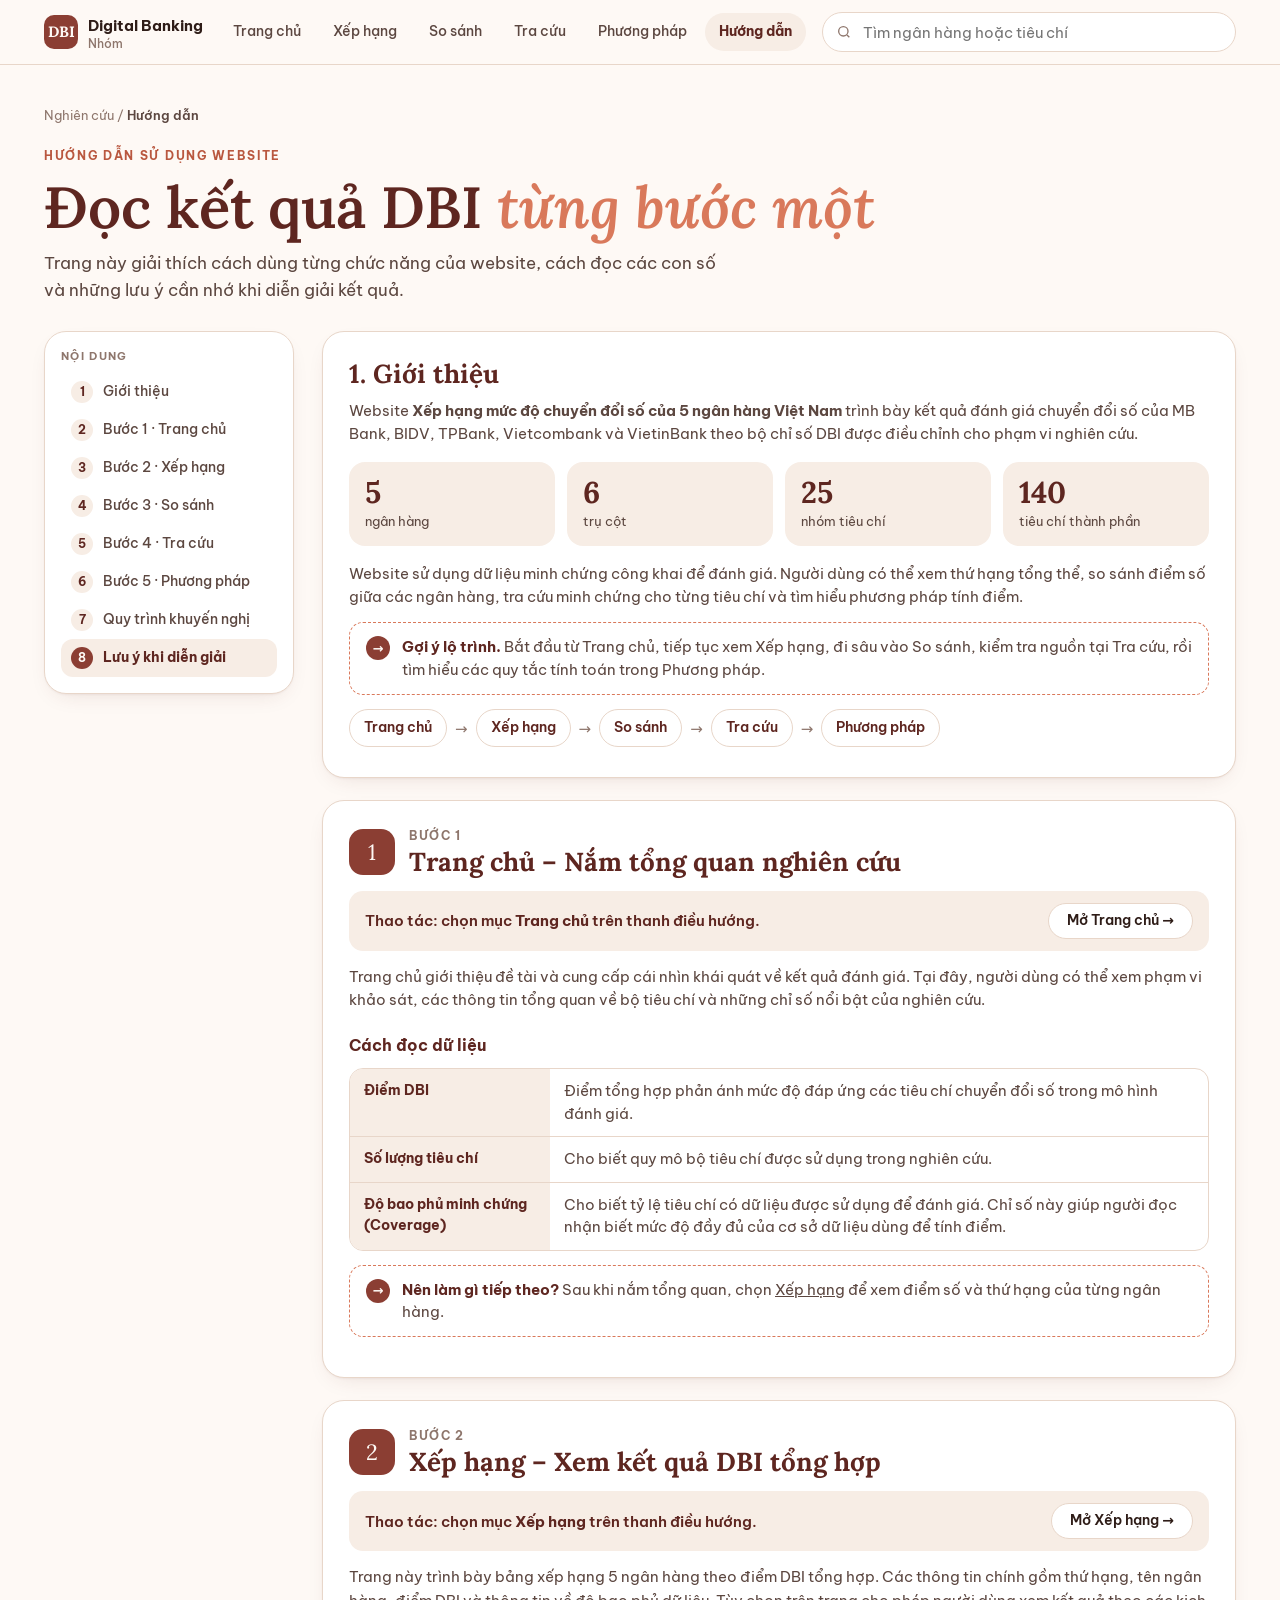
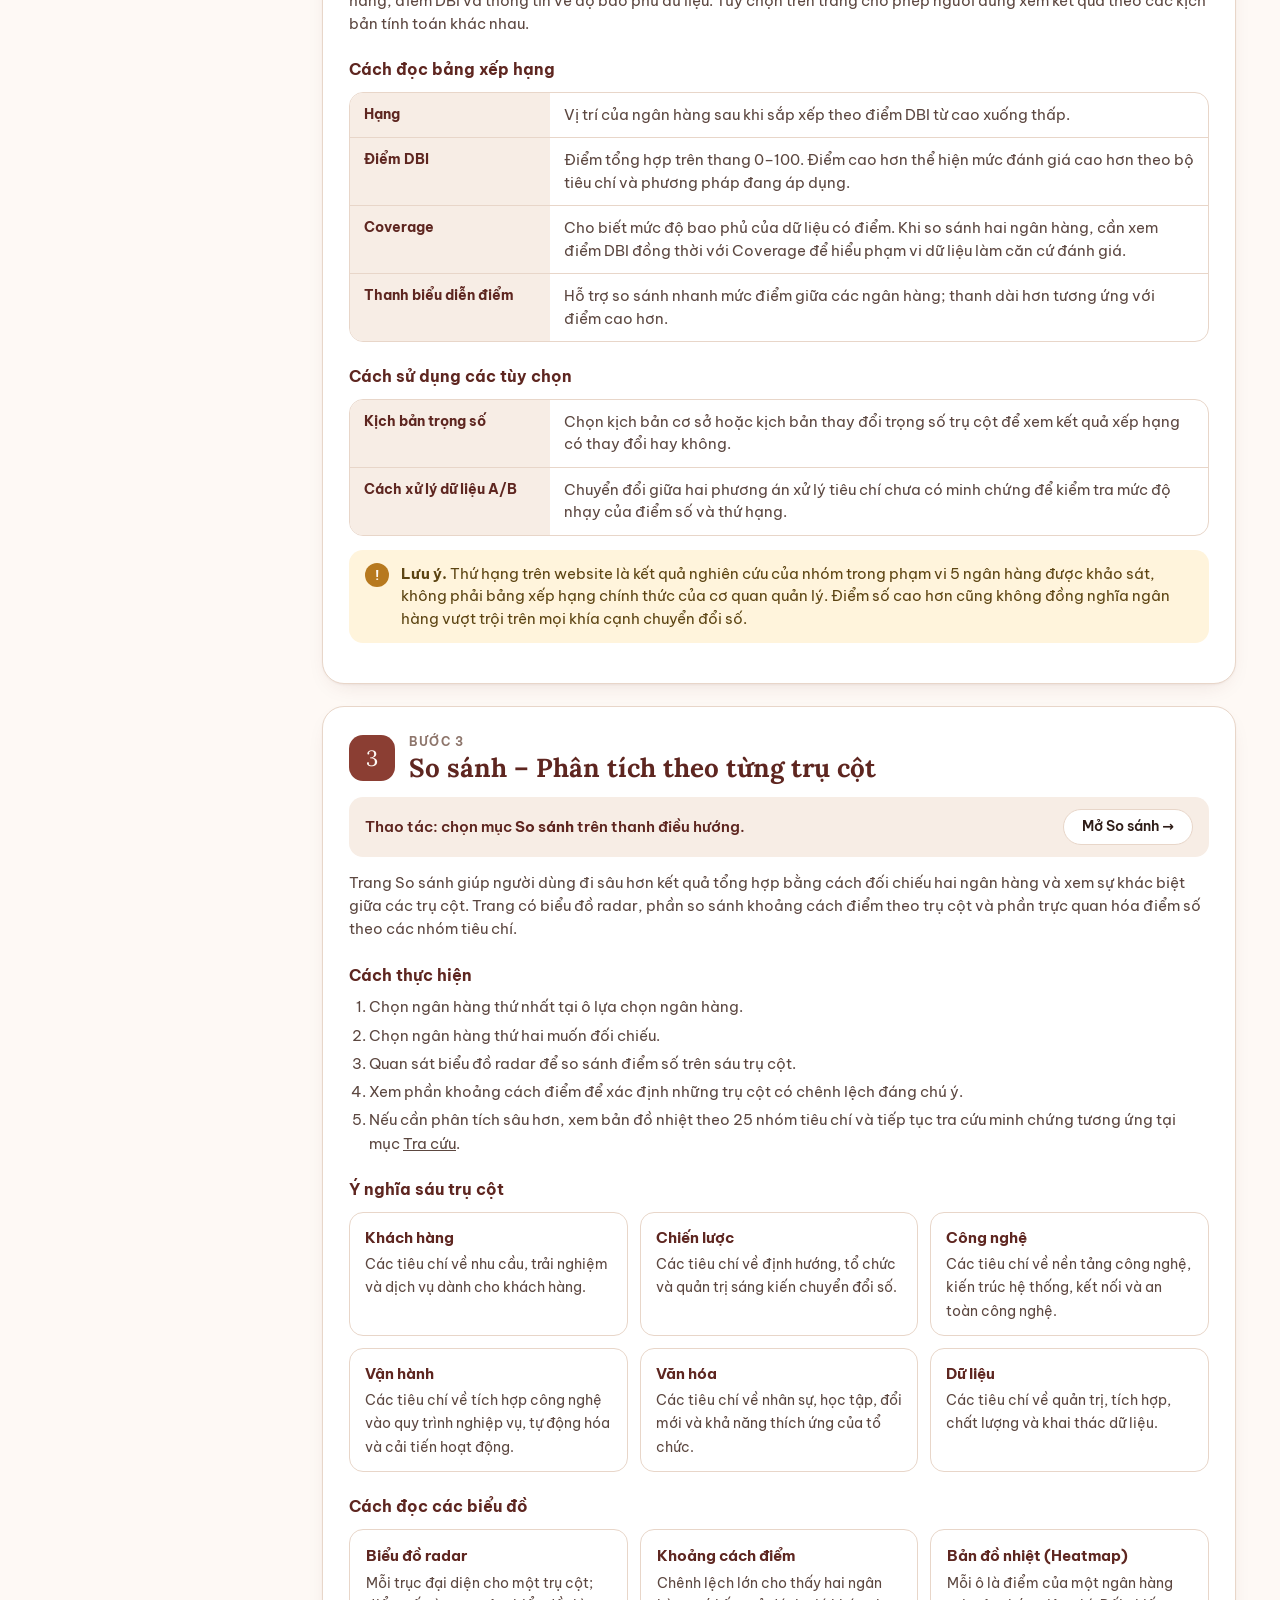
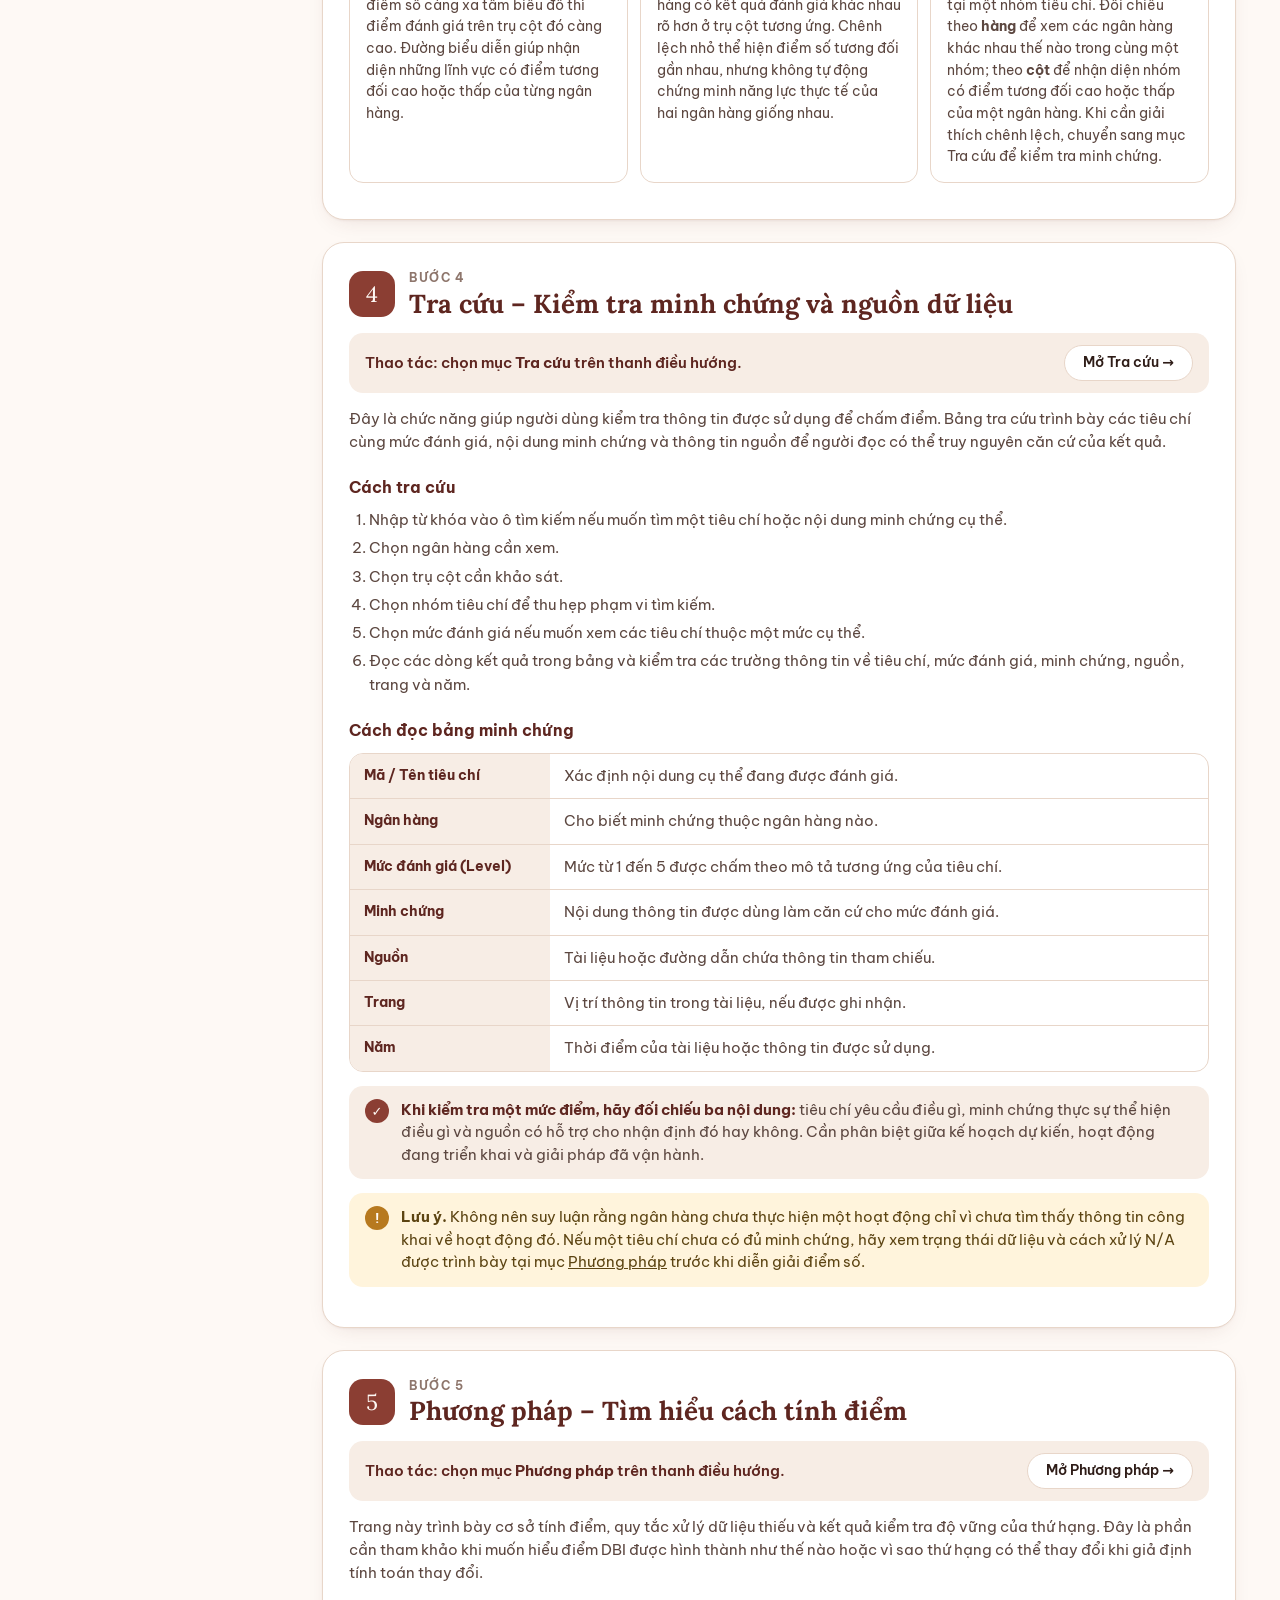
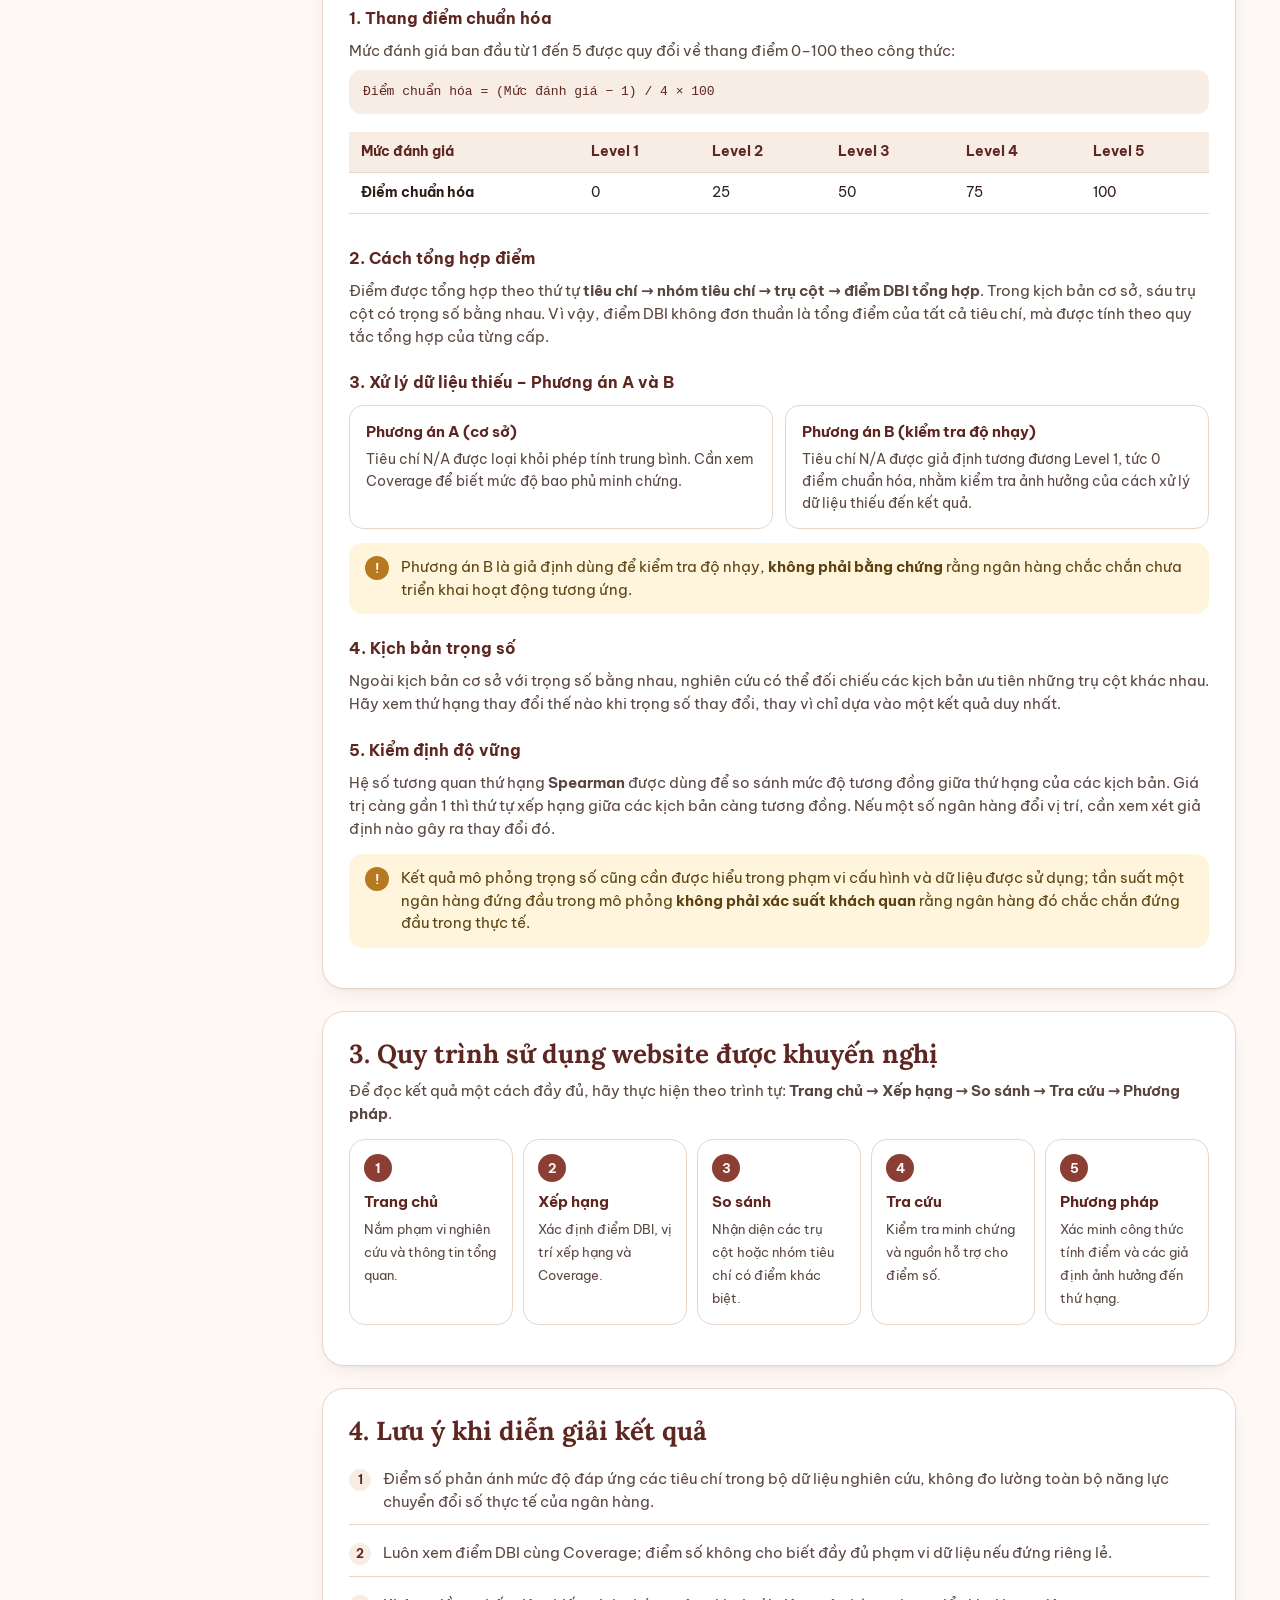
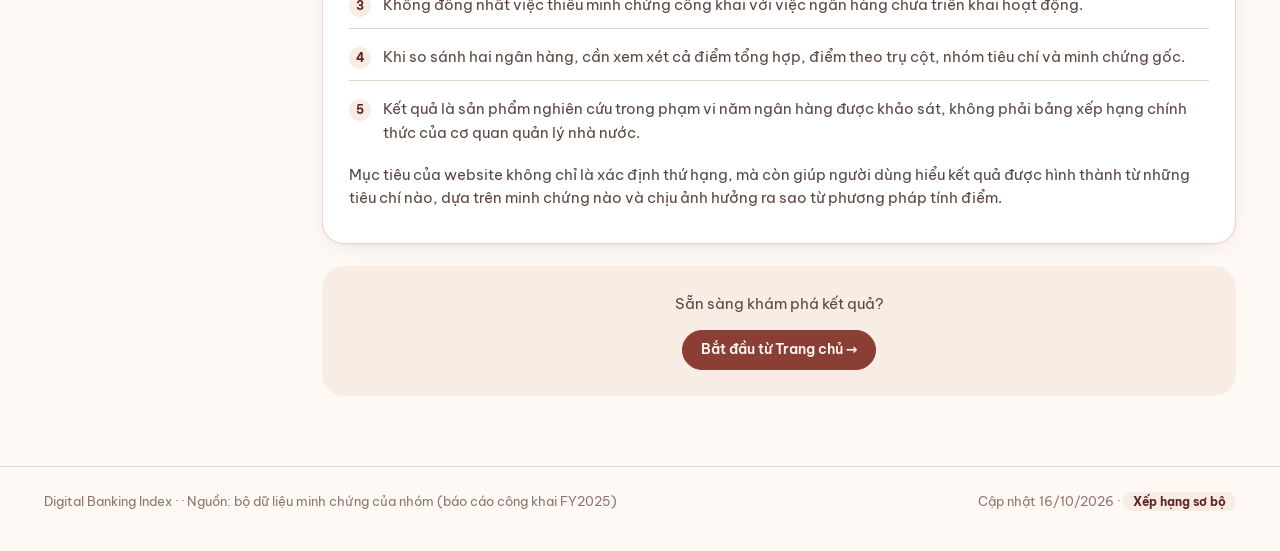
<file: web/huong-dan.html>
<!DOCTYPE html>
<html lang="vi">
<head>
<meta charset="utf-8"/>
<meta content="width=device-width,initial-scale=1" name="viewport"/>
<title>Hướng dẫn · Digital Banking Index</title>
<meta content="Hướng dẫn chi tiết cách sử dụng website xếp hạng mức độ chuyển đổi số của 5 ngân hàng Việt Nam theo bộ chỉ số DBI." name="description"/>
<link href="https://fonts.googleapis.com" rel="preconnect"/>
<link crossorigin="" href="https://fonts.gstatic.com" rel="preconnect"/>
<link href="https://fonts.googleapis.com/css2?family=Be+Vietnam+Pro:wght@400;500;600;700&amp;family=Lora:ital,wght@0,500;0,600;1,500&amp;display=swap" rel="stylesheet"/>
<link href="styles.css" rel="stylesheet"/>
<link href="huong-dan.css" rel="stylesheet"/>
</head>
<body data-page="huong-dan">
<header class="topbar">
<div class="wrap">
<a class="logo" href="index.html"><span class="logo-mark">DBI</span><span>Digital Banking<small id="teamLabel">Nhóm</small></span></a>
<nav class="nav">
<a href="index.html">Trang chủ</a><a href="xep-hang.html">Xếp hạng</a><a href="so-sanh.html">So sánh</a><a href="tra-cuu.html">Tra cứu</a><a href="phuong-phap.html">Phương pháp</a><a aria-current="page" href="huong-dan.html">Hướng dẫn</a></nav>
<label class="search">
<svg fill="none" height="16" stroke="currentColor" stroke-width="2" viewbox="0 0 24 24" width="16"><circle cx="11" cy="11" r="7"></circle><path d="m20 20-3.5-3.5"></path></svg>
<input autocomplete="off" id="globalSearch" placeholder="Tìm ngân hàng hoặc tiêu chí" type="search"/>
</label>
</div>
</header>

<main class="wrap" id="top">
<section class="gd-hero">
<div class="crumb">Nghiên cứu / <b>Hướng dẫn</b></div>
<div class="eyebrow">Hướng dẫn sử dụng website</div>
<h1>Đọc kết quả DBI <em>từng bước một</em></h1>
<p>Trang này giải thích cách dùng từng chức năng của website, cách đọc các con số và những lưu ý cần nhớ khi diễn giải kết quả.</p>
</section>

<div class="gd-layout">
<aside class="gd-toc" aria-label="Mục lục">
<h2>Nội dung</h2>
<a href="#gioi-thieu"><span class="n">1</span>Giới thiệu</a>
<a href="#buoc-1"><span class="n">2</span>Bước 1 · Trang chủ</a>
<a href="#buoc-2"><span class="n">3</span>Bước 2 · Xếp hạng</a>
<a href="#buoc-3"><span class="n">4</span>Bước 3 · So sánh</a>
<a href="#buoc-4"><span class="n">5</span>Bước 4 · Tra cứu</a>
<a href="#buoc-5"><span class="n">6</span>Bước 5 · Phương pháp</a>
<a href="#quy-trinh"><span class="n">7</span>Quy trình khuyến nghị</a>
<a href="#luu-y"><span class="n">8</span>Lưu ý khi diễn giải</a>
</aside>

<div class="gd-main">

<!-- 1. GIỚI THIỆU -->
<section id="gioi-thieu">
<div class="gd-card">
<h2>1. Giới thiệu</h2>
<p>Website <b>Xếp hạng mức độ chuyển đổi số của 5 ngân hàng Việt Nam</b> trình bày kết quả đánh giá chuyển đổi số của MB Bank, BIDV, TPBank, Vietcombank và VietinBank theo bộ chỉ số DBI được điều chỉnh cho phạm vi nghiên cứu.</p>
<div class="gd-stats">
<div class="gd-stat"><b>5</b><span>ngân hàng</span></div>
<div class="gd-stat"><b>6</b><span>trụ cột</span></div>
<div class="gd-stat"><b>25</b><span>nhóm tiêu chí</span></div>
<div class="gd-stat"><b>140</b><span>tiêu chí thành phần</span></div>
</div>
<p>Website sử dụng dữ liệu minh chứng công khai để đánh giá. Người dùng có thể xem thứ hạng tổng thể, so sánh điểm số giữa các ngân hàng, tra cứu minh chứng cho từng tiêu chí và tìm hiểu phương pháp tính điểm.</p>
<div class="gd-callout next"><span class="ic">→</span><div><b>Gợi ý lộ trình.</b> Bắt đầu từ Trang chủ, tiếp tục xem Xếp hạng, đi sâu vào So sánh, kiểm tra nguồn tại Tra cứu, rồi tìm hiểu các quy tắc tính toán trong Phương pháp.</div></div>
<div class="gd-path">
<a href="#buoc-1">Trang chủ</a><i>→</i><a href="#buoc-2">Xếp hạng</a><i>→</i><a href="#buoc-3">So sánh</a><i>→</i><a href="#buoc-4">Tra cứu</a><i>→</i><a href="#buoc-5">Phương pháp</a>
</div>
</div>
</section>

<!-- BƯỚC 1 -->
<section id="buoc-1">
<div class="gd-card">
<div class="gd-step-head"><div class="gd-badge">1</div><div><small>Bước 1</small><h2>Trang chủ – Nắm tổng quan nghiên cứu</h2></div></div>
<div class="gd-action"><span>Thao tác: chọn mục <b>Trang chủ</b> trên thanh điều hướng.</span><a class="btn" href="index.html">Mở Trang chủ →</a></div>
<p>Trang chủ giới thiệu đề tài và cung cấp cái nhìn khái quát về kết quả đánh giá. Tại đây, người dùng có thể xem phạm vi khảo sát, các thông tin tổng quan về bộ tiêu chí và những chỉ số nổi bật của nghiên cứu.</p>
<h3>Cách đọc dữ liệu</h3>
<dl class="gd-dl">
<dt>Điểm DBI</dt><dd>Điểm tổng hợp phản ánh mức độ đáp ứng các tiêu chí chuyển đổi số trong mô hình đánh giá.</dd>
<dt>Số lượng tiêu chí</dt><dd>Cho biết quy mô bộ tiêu chí được sử dụng trong nghiên cứu.</dd>
<dt>Độ bao phủ minh chứng (Coverage)</dt><dd>Cho biết tỷ lệ tiêu chí có dữ liệu được sử dụng để đánh giá. Chỉ số này giúp người đọc nhận biết mức độ đầy đủ của cơ sở dữ liệu dùng để tính điểm.</dd>
</dl>
<div class="gd-callout next"><span class="ic">→</span><div><b>Nên làm gì tiếp theo?</b> Sau khi nắm tổng quan, chọn <a href="#buoc-2">Xếp hạng</a> để xem điểm số và thứ hạng của từng ngân hàng.</div></div>
</div>
</section>

<!-- BƯỚC 2 -->
<section id="buoc-2">
<div class="gd-card">
<div class="gd-step-head"><div class="gd-badge">2</div><div><small>Bước 2</small><h2>Xếp hạng – Xem kết quả DBI tổng hợp</h2></div></div>
<div class="gd-action"><span>Thao tác: chọn mục <b>Xếp hạng</b> trên thanh điều hướng.</span><a class="btn" href="xep-hang.html">Mở Xếp hạng →</a></div>
<p>Trang này trình bày bảng xếp hạng 5 ngân hàng theo điểm DBI tổng hợp. Các thông tin chính gồm thứ hạng, tên ngân hàng, điểm DBI và thông tin về độ bao phủ dữ liệu. Tùy chọn trên trang cho phép người dùng xem kết quả theo các kịch bản tính toán khác nhau.</p>
<h3>Cách đọc bảng xếp hạng</h3>
<dl class="gd-dl">
<dt>Hạng</dt><dd>Vị trí của ngân hàng sau khi sắp xếp theo điểm DBI từ cao xuống thấp.</dd>
<dt>Điểm DBI</dt><dd>Điểm tổng hợp trên thang 0–100. Điểm cao hơn thể hiện mức đánh giá cao hơn theo bộ tiêu chí và phương pháp đang áp dụng.</dd>
<dt>Coverage</dt><dd>Cho biết mức độ bao phủ của dữ liệu có điểm. Khi so sánh hai ngân hàng, cần xem điểm DBI đồng thời với Coverage để hiểu phạm vi dữ liệu làm căn cứ đánh giá.</dd>
<dt>Thanh biểu diễn điểm</dt><dd>Hỗ trợ so sánh nhanh mức điểm giữa các ngân hàng; thanh dài hơn tương ứng với điểm cao hơn.</dd>
</dl>
<h3>Cách sử dụng các tùy chọn</h3>
<dl class="gd-dl">
<dt>Kịch bản trọng số</dt><dd>Chọn kịch bản cơ sở hoặc kịch bản thay đổi trọng số trụ cột để xem kết quả xếp hạng có thay đổi hay không.</dd>
<dt>Cách xử lý dữ liệu A/B</dt><dd>Chuyển đổi giữa hai phương án xử lý tiêu chí chưa có minh chứng để kiểm tra mức độ nhạy của điểm số và thứ hạng.</dd>
</dl>
<div class="gd-callout warn"><span class="ic">!</span><div><b>Lưu ý.</b> Thứ hạng trên website là kết quả nghiên cứu của nhóm trong phạm vi 5 ngân hàng được khảo sát, không phải bảng xếp hạng chính thức của cơ quan quản lý. Điểm số cao hơn cũng không đồng nghĩa ngân hàng vượt trội trên mọi khía cạnh chuyển đổi số.</div></div>
</div>
</section>

<!-- BƯỚC 3 -->
<section id="buoc-3">
<div class="gd-card">
<div class="gd-step-head"><div class="gd-badge">3</div><div><small>Bước 3</small><h2>So sánh – Phân tích theo từng trụ cột</h2></div></div>
<div class="gd-action"><span>Thao tác: chọn mục <b>So sánh</b> trên thanh điều hướng.</span><a class="btn" href="so-sanh.html">Mở So sánh →</a></div>
<p>Trang So sánh giúp người dùng đi sâu hơn kết quả tổng hợp bằng cách đối chiếu hai ngân hàng và xem sự khác biệt giữa các trụ cột. Trang có biểu đồ radar, phần so sánh khoảng cách điểm theo trụ cột và phần trực quan hóa điểm số theo các nhóm tiêu chí.</p>
<h3>Cách thực hiện</h3>
<ol>
<li>Chọn ngân hàng thứ nhất tại ô lựa chọn ngân hàng.</li>
<li>Chọn ngân hàng thứ hai muốn đối chiếu.</li>
<li>Quan sát biểu đồ radar để so sánh điểm số trên sáu trụ cột.</li>
<li>Xem phần khoảng cách điểm để xác định những trụ cột có chênh lệch đáng chú ý.</li>
<li>Nếu cần phân tích sâu hơn, xem bản đồ nhiệt theo 25 nhóm tiêu chí và tiếp tục tra cứu minh chứng tương ứng tại mục <a href="#buoc-4">Tra cứu</a>.</li>
</ol>
<h3>Ý nghĩa sáu trụ cột</h3>
<div class="gd-pillars">
<div class="gd-pillar"><b>Khách hàng</b><span>Các tiêu chí về nhu cầu, trải nghiệm và dịch vụ dành cho khách hàng.</span></div>
<div class="gd-pillar"><b>Chiến lược</b><span>Các tiêu chí về định hướng, tổ chức và quản trị sáng kiến chuyển đổi số.</span></div>
<div class="gd-pillar"><b>Công nghệ</b><span>Các tiêu chí về nền tảng công nghệ, kiến trúc hệ thống, kết nối và an toàn công nghệ.</span></div>
<div class="gd-pillar"><b>Vận hành</b><span>Các tiêu chí về tích hợp công nghệ vào quy trình nghiệp vụ, tự động hóa và cải tiến hoạt động.</span></div>
<div class="gd-pillar"><b>Văn hóa</b><span>Các tiêu chí về nhân sự, học tập, đổi mới và khả năng thích ứng của tổ chức.</span></div>
<div class="gd-pillar"><b>Dữ liệu</b><span>Các tiêu chí về quản trị, tích hợp, chất lượng và khai thác dữ liệu.</span></div>
</div>
<h3>Cách đọc các biểu đồ</h3>
<div class="gd-3">
<div class="gd-mini"><h4>Biểu đồ radar</h4><p>Mỗi trục đại diện cho một trụ cột; điểm số càng xa tâm biểu đồ thì điểm đánh giá trên trụ cột đó càng cao. Đường biểu diễn giúp nhận diện những lĩnh vực có điểm tương đối cao hoặc thấp của từng ngân hàng.</p></div>
<div class="gd-mini"><h4>Khoảng cách điểm</h4><p>Chênh lệch lớn cho thấy hai ngân hàng có kết quả đánh giá khác nhau rõ hơn ở trụ cột tương ứng. Chênh lệch nhỏ thể hiện điểm số tương đối gần nhau, nhưng không tự động chứng minh năng lực thực tế của hai ngân hàng giống nhau.</p></div>
<div class="gd-mini"><h4>Bản đồ nhiệt (Heatmap)</h4><p>Mỗi ô là điểm của một ngân hàng tại một nhóm tiêu chí. Đối chiếu theo <b>hàng</b> để xem các ngân hàng khác nhau thế nào trong cùng một nhóm; theo <b>cột</b> để nhận diện nhóm có điểm tương đối cao hoặc thấp của một ngân hàng. Khi cần giải thích chênh lệch, chuyển sang mục Tra cứu để kiểm tra minh chứng.</p></div>
</div>
</div>
</section>

<!-- BƯỚC 4 -->
<section id="buoc-4">
<div class="gd-card">
<div class="gd-step-head"><div class="gd-badge">4</div><div><small>Bước 4</small><h2>Tra cứu – Kiểm tra minh chứng và nguồn dữ liệu</h2></div></div>
<div class="gd-action"><span>Thao tác: chọn mục <b>Tra cứu</b> trên thanh điều hướng.</span><a class="btn" href="tra-cuu.html">Mở Tra cứu →</a></div>
<p>Đây là chức năng giúp người dùng kiểm tra thông tin được sử dụng để chấm điểm. Bảng tra cứu trình bày các tiêu chí cùng mức đánh giá, nội dung minh chứng và thông tin nguồn để người đọc có thể truy nguyên căn cứ của kết quả.</p>
<h3>Cách tra cứu</h3>
<ol>
<li>Nhập từ khóa vào ô tìm kiếm nếu muốn tìm một tiêu chí hoặc nội dung minh chứng cụ thể.</li>
<li>Chọn ngân hàng cần xem.</li>
<li>Chọn trụ cột cần khảo sát.</li>
<li>Chọn nhóm tiêu chí để thu hẹp phạm vi tìm kiếm.</li>
<li>Chọn mức đánh giá nếu muốn xem các tiêu chí thuộc một mức cụ thể.</li>
<li>Đọc các dòng kết quả trong bảng và kiểm tra các trường thông tin về tiêu chí, mức đánh giá, minh chứng, nguồn, trang và năm.</li>
</ol>
<h3>Cách đọc bảng minh chứng</h3>
<dl class="gd-dl">
<dt>Mã / Tên tiêu chí</dt><dd>Xác định nội dung cụ thể đang được đánh giá.</dd>
<dt>Ngân hàng</dt><dd>Cho biết minh chứng thuộc ngân hàng nào.</dd>
<dt>Mức đánh giá (Level)</dt><dd>Mức từ 1 đến 5 được chấm theo mô tả tương ứng của tiêu chí.</dd>
<dt>Minh chứng</dt><dd>Nội dung thông tin được dùng làm căn cứ cho mức đánh giá.</dd>
<dt>Nguồn</dt><dd>Tài liệu hoặc đường dẫn chứa thông tin tham chiếu.</dd>
<dt>Trang</dt><dd>Vị trí thông tin trong tài liệu, nếu được ghi nhận.</dd>
<dt>Năm</dt><dd>Thời điểm của tài liệu hoặc thông tin được sử dụng.</dd>
</dl>
<div class="gd-callout"><span class="ic">✓</span><div><b>Khi kiểm tra một mức điểm, hãy đối chiếu ba nội dung:</b> tiêu chí yêu cầu điều gì, minh chứng thực sự thể hiện điều gì và nguồn có hỗ trợ cho nhận định đó hay không. Cần phân biệt giữa kế hoạch dự kiến, hoạt động đang triển khai và giải pháp đã vận hành.</div></div>
<div class="gd-callout warn"><span class="ic">!</span><div><b>Lưu ý.</b> Không nên suy luận rằng ngân hàng chưa thực hiện một hoạt động chỉ vì chưa tìm thấy thông tin công khai về hoạt động đó. Nếu một tiêu chí chưa có đủ minh chứng, hãy xem trạng thái dữ liệu và cách xử lý N/A được trình bày tại mục <a href="#buoc-5">Phương pháp</a> trước khi diễn giải điểm số.</div></div>
</div>
</section>

<!-- BƯỚC 5 -->
<section id="buoc-5">
<div class="gd-card">
<div class="gd-step-head"><div class="gd-badge">5</div><div><small>Bước 5</small><h2>Phương pháp – Tìm hiểu cách tính điểm</h2></div></div>
<div class="gd-action"><span>Thao tác: chọn mục <b>Phương pháp</b> trên thanh điều hướng.</span><a class="btn" href="phuong-phap.html">Mở Phương pháp →</a></div>
<p>Trang này trình bày cơ sở tính điểm, quy tắc xử lý dữ liệu thiếu và kết quả kiểm tra độ vững của thứ hạng. Đây là phần cần tham khảo khi muốn hiểu điểm DBI được hình thành như thế nào hoặc vì sao thứ hạng có thể thay đổi khi giả định tính toán thay đổi.</p>

<h3>1. Thang điểm chuẩn hóa</h3>
<p>Mức đánh giá ban đầu từ 1 đến 5 được quy đổi về thang điểm 0–100 theo công thức:</p>
<div class="formula">Điểm chuẩn hóa = (Mức đánh giá − 1) / 4 × 100</div>
<div class="gd-table-wrap"><table class="gd-table">
<thead><tr><th>Mức đánh giá</th><th>Level 1</th><th>Level 2</th><th>Level 3</th><th>Level 4</th><th>Level 5</th></tr></thead>
<tbody><tr><td><b>Điểm chuẩn hóa</b></td><td>0</td><td>25</td><td>50</td><td>75</td><td>100</td></tr></tbody>
</table></div>

<h3>2. Cách tổng hợp điểm</h3>
<p>Điểm được tổng hợp theo thứ tự <b>tiêu chí → nhóm tiêu chí → trụ cột → điểm DBI tổng hợp</b>. Trong kịch bản cơ sở, sáu trụ cột có trọng số bằng nhau. Vì vậy, điểm DBI không đơn thuần là tổng điểm của tất cả tiêu chí, mà được tính theo quy tắc tổng hợp của từng cấp.</p>

<h3>3. Xử lý dữ liệu thiếu – Phương án A và B</h3>
<div class="gd-2">
<div class="gd-mini"><h4>Phương án A (cơ sở)</h4><p>Tiêu chí N/A được loại khỏi phép tính trung bình. Cần xem Coverage để biết mức độ bao phủ minh chứng.</p></div>
<div class="gd-mini"><h4>Phương án B (kiểm tra độ nhạy)</h4><p>Tiêu chí N/A được giả định tương đương Level 1, tức 0 điểm chuẩn hóa, nhằm kiểm tra ảnh hưởng của cách xử lý dữ liệu thiếu đến kết quả.</p></div>
</div>
<div class="gd-callout warn"><span class="ic">!</span><div>Phương án B là giả định dùng để kiểm tra độ nhạy, <b>không phải bằng chứng</b> rằng ngân hàng chắc chắn chưa triển khai hoạt động tương ứng.</div></div>

<h3>4. Kịch bản trọng số</h3>
<p>Ngoài kịch bản cơ sở với trọng số bằng nhau, nghiên cứu có thể đối chiếu các kịch bản ưu tiên những trụ cột khác nhau. Hãy xem thứ hạng thay đổi thế nào khi trọng số thay đổi, thay vì chỉ dựa vào một kết quả duy nhất.</p>

<h3>5. Kiểm định độ vững</h3>
<p>Hệ số tương quan thứ hạng <b>Spearman</b> được dùng để so sánh mức độ tương đồng giữa thứ hạng của các kịch bản. Giá trị càng gần 1 thì thứ tự xếp hạng giữa các kịch bản càng tương đồng. Nếu một số ngân hàng đổi vị trí, cần xem xét giả định nào gây ra thay đổi đó.</p>
<div class="gd-callout warn"><span class="ic">!</span><div>Kết quả mô phỏng trọng số cũng cần được hiểu trong phạm vi cấu hình và dữ liệu được sử dụng; tần suất một ngân hàng đứng đầu trong mô phỏng <b>không phải xác suất khách quan</b> rằng ngân hàng đó chắc chắn đứng đầu trong thực tế.</div></div>
</div>
</section>

<!-- QUY TRÌNH -->
<section id="quy-trinh">
<div class="gd-card">
<h2>3. Quy trình sử dụng website được khuyến nghị</h2>
<p>Để đọc kết quả một cách đầy đủ, hãy thực hiện theo trình tự: <b>Trang chủ → Xếp hạng → So sánh → Tra cứu → Phương pháp</b>.</p>
<div class="gd-flow">
<a href="index.html"><div class="k">1</div><b>Trang chủ</b><span>Nắm phạm vi nghiên cứu và thông tin tổng quan.</span></a>
<a href="xep-hang.html"><div class="k">2</div><b>Xếp hạng</b><span>Xác định điểm DBI, vị trí xếp hạng và Coverage.</span></a>
<a href="so-sanh.html"><div class="k">3</div><b>So sánh</b><span>Nhận diện các trụ cột hoặc nhóm tiêu chí có điểm khác biệt.</span></a>
<a href="tra-cuu.html"><div class="k">4</div><b>Tra cứu</b><span>Kiểm tra minh chứng và nguồn hỗ trợ cho điểm số.</span></a>
<a href="phuong-phap.html"><div class="k">5</div><b>Phương pháp</b><span>Xác minh công thức tính điểm và các giả định ảnh hưởng đến thứ hạng.</span></a>
</div>
</div>
</section>

<!-- LƯU Ý -->
<section id="luu-y">
<div class="gd-card">
<h2>4. Lưu ý khi diễn giải kết quả</h2>
<ul class="gd-checks">
<li><span class="tick">1</span><span>Điểm số phản ánh mức độ đáp ứng các tiêu chí trong bộ dữ liệu nghiên cứu, không đo lường toàn bộ năng lực chuyển đổi số thực tế của ngân hàng.</span></li>
<li><span class="tick">2</span><span>Luôn xem điểm DBI cùng Coverage; điểm số không cho biết đầy đủ phạm vi dữ liệu nếu đứng riêng lẻ.</span></li>
<li><span class="tick">3</span><span>Không đồng nhất việc thiếu minh chứng công khai với việc ngân hàng chưa triển khai hoạt động.</span></li>
<li><span class="tick">4</span><span>Khi so sánh hai ngân hàng, cần xem xét cả điểm tổng hợp, điểm theo trụ cột, nhóm tiêu chí và minh chứng gốc.</span></li>
<li><span class="tick">5</span><span>Kết quả là sản phẩm nghiên cứu trong phạm vi năm ngân hàng được khảo sát, không phải bảng xếp hạng chính thức của cơ quan quản lý nhà nước.</span></li>
</ul>
<p>Mục tiêu của website không chỉ là xác định thứ hạng, mà còn giúp người dùng hiểu kết quả được hình thành từ những tiêu chí nào, dựa trên minh chứng nào và chịu ảnh hưởng ra sao từ phương pháp tính điểm.</p>
</div>
</section>

<div class="gd-cta">
<p>Sẵn sàng khám phá kết quả?</p>
<a class="btn btn-primary" href="index.html">Bắt đầu từ Trang chủ →</a>
</div>

</div>
</div>
</main>

<footer>
<div class="wrap">
<span>Digital Banking Index · <span id="footTeam"></span> · Nguồn: bộ dữ liệu minh chứng của nhóm (báo cáo công khai FY2025)</span>
<span>Cập nhật <span id="footDate"></span> · <span class="pill-pre">Xếp hạng sơ bộ</span></span>
</div>
</footer>

<script src="data.js"></script>
<script>
(function () {
  // Trang tĩnh: không cần app.js. Đồng bộ màu, tên nhóm, ngày cập nhật với các trang khác.
  var theme = null;
  try { theme = JSON.parse(sessionStorage.getItem("dbi-theme") || "null"); } catch (e) {}
  if (theme && theme.vars) {
    Object.keys(theme.vars).forEach(function (k) { document.documentElement.style.setProperty(k, theme.vars[k]); });
    var bar = document.querySelector(".topbar");
    if (bar && theme.vars["--cream"]) bar.style.background = theme.vars["--cream"];
  }
  var team = (theme && theme.team) || "";
  document.getElementById("teamLabel").textContent = team || "Nhóm";
  document.getElementById("footTeam").textContent = team;
  var D = window.DBI_DATA;
  if (D && D.meta && D.meta.generated) document.getElementById("footDate").textContent = D.meta.generated.split("-").reverse().join("/");

  // Tìm kiếm nhanh: giống các trang khác (tên ngân hàng -> Trang chủ, còn lại -> Tra cứu)
  document.getElementById("globalSearch").addEventListener("keydown", function (e) {
    if (e.key !== "Enter") return;
    var q = e.target.value.trim(); if (!q) return;
    var banks = (D && D.meta && D.meta.banks) || [];
    var low = q.toLowerCase();
    var hit = banks.filter(function (b) { return b.toLowerCase() === low; })[0] || banks.filter(function (b) { return b.toLowerCase().indexOf(low) > -1; })[0];
    location.href = hit ? "index.html?bank=" + encodeURIComponent(hit) : "tra-cuu.html?q=" + encodeURIComponent(q);
  });

  // Mục lục: tô sáng mục đang đọc
  var links = [].slice.call(document.querySelectorAll(".gd-toc a"));
  var map = {}; links.forEach(function (a) { map[a.getAttribute("href").slice(1)] = a; });
  if ("IntersectionObserver" in window) {
    var io = new IntersectionObserver(function (entries) {
      entries.forEach(function (en) {
        if (en.isIntersecting) { links.forEach(function (a) { a.classList.remove("on"); }); map[en.target.id].classList.add("on"); }
      });
    }, { rootMargin: "-90px 0px -65% 0px" });
    Object.keys(map).forEach(function (id) { var el = document.getElementById(id); if (el) io.observe(el); });
  }
})();
</script>
</body>
</html>
</file>
<file: web/styles.css>
/* Digital Banking Index · dynamic bank themes */
:root{
  --brand-900:#5E2620;
  --brand-700:#8B3E33;
  --brand-500:#B9573F;
  --accent:#D9795B;
  --accent-soft:#F3C9B6;
  --cream:#FEF9F5;
  --sand:#F7EDE5;
  --sand-2:#EFDFD3;
  --line:#E8D6C9;
  --ink:#2E1C17;
  --ink-2:#5C4740;
  --ink-3:#8E766C;
  --white:#FFFFFF;
  --ok:#2F7D7A;
  --warn:#C98A2B;
  --radius:22px;
  --radius-sm:14px;
  --shadow:0 1px 2px rgba(94,38,32,.05),0 8px 24px -12px rgba(94,38,32,.18);
  --font:"Be Vietnam Pro",system-ui,-apple-system,"Segoe UI",sans-serif;
  --serif:"Lora",Georgia,serif;
}
*{box-sizing:border-box}
html{scroll-behavior:smooth}
body{margin:0;background:var(--cream);color:var(--ink);font-family:var(--font);font-size:15px;line-height:1.55;-webkit-font-smoothing:antialiased}
a{color:inherit}
button,select,input{font:inherit;color:inherit}
.wrap{max-width:1240px;margin:0 auto;padding:0 24px}
.tnum{font-variant-numeric:tabular-nums}

/* ------- top bar */
.topbar{position:sticky;top:0;z-index:50;background:rgba(254,249,245,.88);backdrop-filter:blur(10px);border-bottom:1px solid var(--line)}
.topbar .wrap{display:flex;align-items:center;gap:16px;height:64px}
.logo{display:flex;align-items:center;gap:10px;font-weight:700;text-decoration:none;white-space:nowrap}
.logo-mark{width:34px;height:34px;border-radius:10px;background:var(--brand-700);color:var(--cream);display:grid;place-items:center;font-family:var(--serif);font-size:15px}
.logo small{display:block;font-weight:500;color:var(--ink-3);font-size:12px;line-height:1.1}
.search{flex:1;max-width:420px;margin-left:auto;position:relative}
.search input{width:100%;height:40px;border-radius:999px;border:1px solid var(--line);background:var(--white);padding:0 16px 0 40px;outline:none}
.search input:focus{border-color:var(--accent);box-shadow:0 0 0 3px rgba(217,121,91,.18)}
.search svg{position:absolute;left:14px;top:12px;color:var(--ink-3)}
.nav{display:flex;gap:4px}
.nav a{text-decoration:none;padding:8px 14px;border-radius:999px;font-weight:500;color:var(--ink-2);font-size:14px}
.nav a:hover{background:var(--sand)}
.btn{display:inline-flex;align-items:center;gap:8px;height:40px;padding:0 18px;border-radius:999px;border:1px solid var(--line);background:var(--white);cursor:pointer;font-weight:600;font-size:14px;text-decoration:none}
.btn:hover{border-color:var(--accent)}
.btn-primary{background:var(--brand-700);border-color:var(--brand-700);color:var(--cream)}
.btn-primary:hover{background:var(--brand-900)}
.icon-btn{width:40px;padding:0;justify-content:center}

/* ------- hero */
.hero{padding:40px 0 18px}
.crumb{font-size:13px;color:var(--ink-3);margin-bottom:22px}
.crumb b{color:var(--ink-2);font-weight:600}
.eyebrow{font-size:12px;letter-spacing:.14em;text-transform:uppercase;color:var(--brand-500);font-weight:700}
.hero-row{display:flex;align-items:flex-end;justify-content:space-between;gap:24px;flex-wrap:wrap}
.hero h1{font-family:var(--serif);font-weight:600;font-size:clamp(36px,5.4vw,64px);line-height:1.05;margin:10px 0 12px;color:var(--brand-900);letter-spacing:-.01em}
.hero h1 em{font-style:italic;color:var(--accent)}
.hero p{margin:0;color:var(--ink-2);font-size:17px;max-width:620px}

/* ------- filter bar */
.filters{display:flex;flex-wrap:wrap;gap:12px 20px;align-items:flex-end;background:var(--white);border:1px solid var(--line);border-radius:var(--radius);padding:16px 18px;box-shadow:var(--shadow);margin-top:26px}
.f-group{display:flex;flex-direction:column;gap:6px}
.f-label{font-size:11px;letter-spacing:.1em;text-transform:uppercase;color:var(--ink-3);font-weight:700}
.seg{display:inline-flex;background:var(--sand);border-radius:999px;padding:3px;gap:2px;flex-wrap:wrap}
.seg button{border:0;background:transparent;padding:6px 13px;border-radius:999px;cursor:pointer;font-size:13.5px;font-weight:500;color:var(--ink-2)}
.seg button.on{background:var(--white);color:var(--brand-700);box-shadow:0 1px 3px rgba(94,38,32,.15);font-weight:700}
.select{height:36px;border-radius:12px;border:1px solid var(--line);background:var(--white);padding:0 12px;cursor:pointer}
.f-reset{margin-left:auto}
.f-summary{width:100%;font-size:13px;color:var(--ink-3);border-top:1px dashed var(--line);padding-top:10px}
.f-summary b{color:var(--ink-2)}

/* ------- cards */
.section{padding:22px 0}
.card{background:var(--white);border:1px solid var(--line);border-radius:var(--radius);box-shadow:var(--shadow);padding:22px}
.card h2{font-family:var(--serif);font-size:22px;margin:0;color:var(--brand-900);font-weight:600}
.card .sub{color:var(--ink-3);font-size:13.5px;margin:2px 0 0}
.card-head{display:flex;justify-content:space-between;align-items:flex-start;gap:12px;margin-bottom:16px;flex-wrap:wrap}
.grid{display:grid;gap:18px}
.g-4{grid-template-columns:repeat(4,1fr)}
.g-hero{grid-template-columns:1.35fr 1fr}
.g-2{grid-template-columns:1fr 1fr}
.g-3{grid-template-columns:repeat(3,1fr)}

.kpi{position:relative;overflow:hidden}
.kpi .k-top{display:flex;justify-content:space-between;align-items:center;font-size:11px;letter-spacing:.1em;text-transform:uppercase;color:var(--ink-3);font-weight:700}
.kpi .k-ic{width:30px;height:30px;border-radius:9px;background:var(--sand);display:grid;place-items:center;color:var(--brand-700);font-size:14px}
.kpi .k-val{font-family:var(--serif);font-size:38px;font-weight:600;color:var(--brand-900);margin:12px 0 2px;line-height:1}
.kpi .k-val small{font-size:15px;font-family:var(--font);color:var(--ink-3);font-weight:500;margin-left:4px}
.kpi .k-note{font-size:13px;color:var(--ink-2)}
.kpi .k-bar{height:6px;border-radius:9px;background:var(--sand);margin-top:12px;overflow:hidden}
.kpi .k-bar i{display:block;height:100%;background:linear-gradient(90deg,var(--accent),var(--brand-700));border-radius:9px}

/* top bank */
.top-bank{background:linear-gradient(150deg,var(--brand-700),var(--brand-900));color:var(--cream);border:0}
.top-bank .tb-head{display:flex;justify-content:space-between;align-items:center;gap:10px}
.badge-rank{background:rgba(254,249,245,.14);border:1px solid rgba(254,249,245,.25);padding:5px 12px;border-radius:999px;font-size:12px;font-weight:700;letter-spacing:.08em}
.tb-name{font-family:var(--serif);font-size:30px;font-weight:600}
.tb-meta{font-size:13px;opacity:.75}
.tb-score{display:flex;align-items:baseline;gap:10px;margin:18px 0 4px}
.tb-score b{font-family:var(--serif);font-size:76px;line-height:.9;font-weight:600}
.tb-score span{opacity:.8}
.bars{margin-top:18px;display:flex;flex-direction:column;gap:9px}
.bar-row{display:grid;grid-template-columns:92px 1fr 52px;align-items:center;gap:10px;font-size:13.5px}
.bar-row .track{height:10px;border-radius:9px;background:rgba(254,249,245,.14);overflow:hidden}
.bar-row .track i{display:block;height:100%;border-radius:9px;background:var(--accent-soft);transition:width .5s}
.bar-row.me .track i{background:var(--accent)}
.bar-row .v{text-align:right;font-variant-numeric:tabular-nums;font-weight:600}
.axis{display:grid;grid-template-columns:92px 1fr 52px;gap:10px;font-size:11px;opacity:.6;margin-top:4px}
.axis div{display:flex;justify-content:space-between}

.profile .pf-visual{height:150px;border-radius:var(--radius-sm);background:
  radial-gradient(circle at 20% 30%,rgba(217,121,91,.55),transparent 55%),
  radial-gradient(circle at 80% 70%,rgba(139,62,51,.55),transparent 60%),
  linear-gradient(135deg,#F3C9B6,#E7A68A);position:relative;overflow:hidden;display:flex;align-items:flex-end;padding:14px;color:var(--brand-900)}
.pf-visual .pf-mono{position:absolute;right:16px;top:8px;font-family:var(--serif);font-size:84px;font-weight:600;color:rgba(254,249,245,.55);line-height:1}
.pf-chips{display:flex;gap:8px;flex-wrap:wrap}
.pf-chip{background:rgba(254,249,245,.85);border-radius:999px;padding:4px 11px;font-size:12px;font-weight:600}
.profile h3{font-family:var(--serif);font-size:21px;margin:16px 0 4px;color:var(--brand-900)}
.profile p{margin:0 0 12px;color:var(--ink-2);font-size:14px}
.pf-stats{display:grid;grid-template-columns:1fr 1fr;gap:10px;margin-bottom:12px}
.pf-stat{background:var(--sand);border-radius:12px;padding:10px 12px}
.pf-stat span{display:block;font-size:11px;text-transform:uppercase;letter-spacing:.08em;color:var(--ink-3);font-weight:700}
.pf-stat b{font-size:15px}
.note{font-size:12.5px;color:var(--ink-3);display:flex;gap:6px;align-items:flex-start}
.links{display:flex;gap:10px;flex-wrap:wrap;margin-top:12px}

/* steps */
.steps{display:grid;grid-template-columns:repeat(3,1fr);gap:14px}
.step{display:flex;gap:14px;align-items:center;background:var(--sand);border-radius:var(--radius-sm);padding:14px 16px}
.step i{font-style:normal;width:34px;height:34px;flex:none;border-radius:50%;background:var(--brand-700);color:var(--cream);display:grid;place-items:center;font-weight:700}
.step b{display:block}
.step span{font-size:13px;color:var(--ink-3)}

/* tabs */
.tabs{display:flex;gap:6px;flex-wrap:wrap;margin-bottom:14px}
.tabs button{border:1px solid var(--line);background:var(--white);padding:6px 13px;border-radius:999px;cursor:pointer;font-size:13px;font-weight:500;color:var(--ink-2)}
.tabs button.on{background:var(--brand-700);border-color:var(--brand-700);color:var(--cream)}

/* ranking table */
table{width:100%;border-collapse:collapse}
.rank-table th{font-size:11px;letter-spacing:.1em;text-transform:uppercase;color:var(--ink-3);text-align:left;font-weight:700;padding:8px 10px;border-bottom:1px solid var(--line)}
.rank-table td{padding:12px 10px;border-bottom:1px solid var(--sand-2);vertical-align:middle}
.rank-table tr:last-child td{border-bottom:0}
.rank-table tr{cursor:pointer;transition:background .15s}
.rank-table tbody tr:hover{background:var(--cream)}
.rank-table tr.sel{background:#FBEEE7}
.r-no{font-family:var(--serif);font-size:20px;color:var(--ink-3);width:46px}
.r-bank{display:flex;align-items:center;gap:12px;font-weight:600}
.avatar{width:36px;height:36px;border-radius:11px;display:grid;place-items:center;color:#fff;font-size:12px;font-weight:700;flex:none}
.r-score{font-weight:700;font-size:17px;font-variant-numeric:tabular-nums;white-space:nowrap}
.mini{height:6px;border-radius:9px;background:var(--sand);width:120px;overflow:hidden}
.mini i{display:block;height:100%;border-radius:9px}
.tag{display:inline-block;padding:4px 10px;border-radius:999px;font-size:12px;font-weight:600;white-space:nowrap}
.cov{font-size:12.5px;color:var(--ink-3);white-space:nowrap}
.table-foot{font-size:12.5px;color:var(--ink-3);margin-top:10px;display:flex;justify-content:space-between;gap:10px;flex-wrap:wrap}

/* radar */
.cmp-pick{display:flex;gap:8px;align-items:center;flex-wrap:wrap}
.chart-box{position:relative;height:340px}
.insight{display:flex;gap:10px;background:var(--sand);border-radius:12px;padding:12px 14px;font-size:14px;color:var(--ink-2);margin-top:12px}
.insight b{color:var(--brand-900)}

/* heatmap */
.heat{overflow-x:auto}
.heat table{min-width:620px}
.heat th{font-size:12px;color:var(--ink-3);font-weight:600;padding:8px 6px;text-align:center}
.heat th:first-child{text-align:left}
.heat td{padding:4px}
.heat td:first-child{font-weight:600;padding-right:12px;white-space:nowrap}
.cell{display:grid;place-items:center;height:46px;border-radius:12px;font-weight:600;font-variant-numeric:tabular-nums;cursor:pointer;transition:transform .12s;font-size:14px}
.cell:hover{transform:scale(1.05)}
.cell.na{background:repeating-linear-gradient(45deg,var(--sand),var(--sand) 6px,var(--white) 6px,var(--white) 12px);color:var(--ink-3)}
.legend{display:flex;align-items:center;gap:10px;font-size:12px;color:var(--ink-3);margin-top:12px}
.legend .ramp{height:8px;width:160px;border-radius:9px;background:linear-gradient(90deg,#FBEFE8,#EFB59B,#D9795B,#A84B39,#5E2620)}
.heat.groups th.gh{writing-mode:vertical-rl;transform:rotate(180deg);height:150px;text-align:left;font-size:11.5px;white-space:nowrap}
.heat.groups .cell{height:34px;font-size:12px;border-radius:8px}

/* gap */
.gap-row{display:grid;grid-template-columns:110px 1fr 56px;gap:12px;align-items:center;margin:10px 0;font-size:14px}
.gap-track{position:relative;height:28px;background:var(--sand);border-radius:9px}
.gap-seg{position:absolute;top:5px;height:18px;border-radius:9px;background:linear-gradient(90deg,var(--accent-soft),var(--accent))}
.gap-dot{position:absolute;top:2px;width:24px;height:24px;margin-left:-12px;border-radius:50%;border:2px solid var(--white);font-size:9px;color:#fff;display:grid;place-items:center;font-weight:700}
.gap-v{text-align:right;font-weight:700;font-variant-numeric:tabular-nums}

/* lookup */
.lk-filters{display:flex;flex-wrap:wrap;gap:10px;margin-bottom:14px;align-items:center}
.lk-filters input{height:36px;border-radius:12px;border:1px solid var(--line);padding:0 12px;min-width:240px;flex:1}
.lk-table{font-size:13.5px}
.lk-table th{font-size:11px;text-transform:uppercase;letter-spacing:.08em;color:var(--ink-3);text-align:left;padding:8px;border-bottom:1px solid var(--line);white-space:nowrap}
.lk-table td{padding:10px 8px;border-bottom:1px solid var(--sand-2);vertical-align:top}
.lk-table tr.row{cursor:pointer}
.lk-table tr.row:hover{background:var(--cream)}
.lk-table .code{font-family:ui-monospace,Menlo,monospace;font-size:12.5px;color:var(--brand-500);white-space:nowrap}
.lv{display:inline-grid;place-items:center;min-width:34px;height:26px;border-radius:8px;font-weight:700;font-size:13px;padding:0 6px}
.lv.na{background:var(--sand);color:var(--ink-3)}
.clamp{display:-webkit-box;-webkit-line-clamp:2;-webkit-box-orient:vertical;overflow:hidden}
.detail td{background:var(--cream)}
.lvl-list{display:grid;grid-template-columns:repeat(5,1fr);gap:8px;margin-top:8px}
.lvl-item{border:1px solid var(--line);border-radius:10px;padding:8px 10px;font-size:12.5px;background:var(--white);color:var(--ink-2)}
.lvl-item b{display:block;font-size:11px;letter-spacing:.08em;text-transform:uppercase;color:var(--ink-3);margin-bottom:2px}
.lvl-item.hit{border-color:var(--brand-700);background:#FBEEE7;color:var(--ink)}
.lvl-item.hit b{color:var(--brand-700)}
.pager{display:flex;justify-content:space-between;align-items:center;margin-top:12px;font-size:13px;color:var(--ink-3);gap:10px;flex-wrap:wrap}
.pager .btns{display:flex;gap:6px}
.pager button{height:32px;padding:0 12px;border-radius:999px;border:1px solid var(--line);background:var(--white);cursor:pointer}
.pager button:disabled{opacity:.4;cursor:default}
.empty{padding:30px;text-align:center;color:var(--ink-3)}

/* method */
.formula{background:var(--sand);border-radius:12px;padding:12px 14px;font-family:ui-monospace,Menlo,monospace;font-size:13px;color:var(--brand-900);margin:8px 0}
.m-list{margin:8px 0 0;padding-left:18px;color:var(--ink-2);font-size:14px}
.m-list li{margin:4px 0}
.small-table{font-size:13.5px}
.small-table th{font-size:11px;text-transform:uppercase;letter-spacing:.08em;color:var(--ink-3);text-align:left;padding:7px 8px;border-bottom:1px solid var(--line)}
.small-table td{padding:8px;border-bottom:1px solid var(--sand-2)}
.rho{font-weight:700;font-variant-numeric:tabular-nums}
.stack{display:flex;height:22px;border-radius:7px;overflow:hidden;background:var(--sand)}
.stack i{display:block;height:100%}
.stack-row{display:grid;grid-template-columns:96px 1fr;gap:10px;align-items:center;margin:8px 0;font-size:13.5px}
.stack-legend{display:flex;gap:12px;flex-wrap:wrap;font-size:12px;color:var(--ink-3);margin-top:8px}
.stack-legend span{display:inline-flex;align-items:center;gap:5px}
.stack-legend i{width:10px;height:10px;border-radius:3px;display:inline-block}

/* help modal */
.modal{position:fixed;inset:0;background:rgba(46,28,23,.45);display:none;align-items:center;justify-content:center;z-index:100;padding:16px}
.modal.open{display:flex}
.modal .box{background:var(--white);border-radius:var(--radius);max-width:560px;width:100%;padding:26px;box-shadow:0 30px 60px -20px rgba(0,0,0,.35)}
.modal h3{font-family:var(--serif);margin:0 0 8px;color:var(--brand-900);font-size:24px}
.modal ol{padding-left:20px;color:var(--ink-2)}

footer{border-top:1px solid var(--line);margin-top:30px;padding:24px 0 40px;color:var(--ink-3);font-size:13px}
footer .wrap{display:flex;justify-content:space-between;gap:12px;flex-wrap:wrap}
.pill-pre{background:var(--sand);color:var(--brand-700);font-weight:700;border-radius:999px;padding:2px 10px;font-size:12px}

.flash{animation:flash 1.2s ease}
@keyframes flash{0%{box-shadow:0 0 0 0 rgba(217,121,91,.6)}100%{box-shadow:0 0 0 18px rgba(217,121,91,0)}}

@media (max-width:1000px){
  .g-4{grid-template-columns:repeat(2,1fr)}
  .g-hero,.g-2,.g-3{grid-template-columns:1fr}
  .nav{display:none}
}
@media (max-width:640px){
  .wrap{padding:0 16px}
  .g-4{grid-template-columns:1fr 1fr}
  .kpi .k-val{font-size:30px}
  .steps{grid-template-columns:1fr}
  .topbar .wrap{gap:10px}
  .logo small{display:none}
  .lvl-list{grid-template-columns:1fr}
  .rank-table .hide-sm,.lk-table .hide-sm{display:none}
  .tb-score b{font-size:58px}
  .f-reset{margin-left:0}
  .card{padding:16px}
  .rank-table td,.rank-table th{padding:10px 5px}
  .rank-table .avatar{display:none}
  .r-no{width:30px;font-size:17px}
  .tag{padding:3px 8px;font-size:11px}
  .cmp-pick{width:100%}
  .cmp-pick .select{flex:1;min-width:0}
  .lk-filters input{min-width:0;width:100%;flex-basis:100%}
  .lk-filters .select{flex:1;min-width:0}
  .gap-row,.gap-row+.axis{grid-template-columns:78px 1fr 40px !important;gap:8px}
  .hero-row .btn{width:100%;justify-content:center}
  .search{max-width:none}
}
.chart-box canvas{max-width:100%}
.grid>*{min-width:0}
#wTable{display:block;overflow-x:auto;white-space:nowrap}
.badge-rank{white-space:nowrap}
.section,section[id]{scroll-margin-top:80px}

/* ========== Dynamic shared bank theme (declared in app.js) ========== */
:root{--theme-primary:#64866A;--theme-soft:#E3E9E4}
.nav a[aria-current="page"]{background:var(--sand);color:var(--brand-900);font-weight:700}
.nav a:focus-visible,.btn:focus-visible,button:focus-visible,select:focus-visible,input:focus-visible{outline:3px solid var(--brand-700);outline-offset:3px}
.search input:focus{box-shadow:0 0 0 3px var(--accent-soft)}
.pf-visual.bank-art{background:linear-gradient(145deg,transparent 0%,rgba(255,255,255,.28) 100%),linear-gradient(135deg,var(--brand-900),var(--brand-700));color:#fff}
.pf-visual.bank-art:before{content:"";position:absolute;left:17%;top:9%;height:125%;width:23%;transform:skew(-14deg);border-left:9px solid rgba(255,255,255,.18);border-right:9px solid rgba(255,255,255,.18);box-shadow:35px 0 0 rgba(255,255,255,.07),75px 0 0 rgba(255,255,255,.06)}
.pf-visual .pf-mono{z-index:1;top:16px;right:16px;font-family:var(--font);font-size:30px;color:white}
.bank-logo{width:32px;height:32px;border-radius:50%;display:inline-grid;place-items:center;background:var(--logo-color);color:#fff;border:2px solid rgba(255,255,255,.55);font-size:11px;font-weight:800;vertical-align:middle;flex:none;box-shadow:0 1px 4px #0002}
.bank-logo span{line-height:1}
.tb-name{display:flex;align-items:center;gap:10px}
.tb-name .bank-logo{width:38px;height:38px;background:rgba(255,255,255,.16);border-color:rgba(255,255,255,.6)}
.pf-mono .bank-logo{width:62px;height:62px;background:rgba(255,255,255,.2);font-size:20px}
.pf-visual .pf-chip{color:var(--brand-900)}
.r-bank .bank-logo{margin-right:7px}
.top-bank{background:linear-gradient(145deg,var(--brand-700),var(--brand-900))}
.profile .pf-stat{background:var(--sand)}
.legend .ramp{background:linear-gradient(90deg,var(--sand),var(--line),var(--brand-700),var(--brand-900))}
.pill-pre{background:var(--sand);color:var(--brand-900)}
@media(max-width:850px){.topbar .wrap{height:auto;min-height:64px;flex-wrap:wrap;padding-top:8px;padding-bottom:8px}.topbar .nav{order:3;width:100%;overflow-x:auto}.topbar .search{max-width:none}.nav a{white-space:nowrap}}

/* === CẬP NHẬT 18-10-2026: chỉ trang So sánh === */
body[data-page="so-sanh"] .gap-track { background:#F2ECDF; overflow:visible; }
body[data-page="so-sanh"] .gap-seg { background:var(--theme-soft); opacity:.86; }
body[data-page="so-sanh"] .gap-dot {
  color:#fff; width:26px; height:26px; margin-left:-13px; top:1px;
  border-width:2px; box-shadow:0 1px 2px rgba(0,0,0,.22),0 0 0 1px rgba(255,255,255,.5);
  font-size:9px; font-weight:800; z-index:2; text-shadow:0 1px 2px rgba(0,0,0,.28);
}
body[data-page="so-sanh"] .gap-dot:hover,
body[data-page="so-sanh"] .gap-dot:focus-visible { transform:scale(1.19); z-index:9; outline:2px solid var(--brand-900);outline-offset:2px; }
body[data-page="so-sanh"] .gap-row { padding-block:2px; }
/* Ảnh ngân hàng, dùng chung ở thẻ hồ sơ trên Trang chủ. */
.pf-visual.bank-art .bank-photo { position:absolute; inset:0; width:100%; height:100%;object-fit:cover; object-position:center 40%; z-index:0;filter:saturate(.92);}
.pf-visual.bank-art:has(.bank-photo:not([style*="display: none"]))::after {
 content:""; position:absolute;inset:0;pointer-events:none;background:linear-gradient(to top,rgba(0,0,0,.58),transparent 68%);z-index:0;
}
.pf-visual.bank-art:has(.bank-photo:not([style*="display: none"]))::before {display:none;}
.pf-visual.bank-art .pf-chips,.pf-visual.bank-art .pf-mono {z-index:1;}
.pf-visual.bank-art .pf-mono {top:10px;right:10px;}
.pf-visual.bank-art .pf-mono .bank-logo {box-shadow:0 2px 9px #0005;}
.pf-visual.bank-art .pf-chip {position:relative;z-index:2;}

.bank-logo {position:relative; overflow:hidden;}
.bank-logo .brand-symbol {position:absolute;inset:0;width:100%;height:100%;object-fit:contain;background:#fff;border-radius:50%;padding:2px;z-index:1;}
.bank-logo .brand-fallback {position:relative;z-index:0;}

/* Đưa logo/chữ lên trên ảnh nền */
.pf-visual.bank-art .pf-brand-lockup,.pf-visual.bank-art .pf-watermark{position:relative;z-index:2;}

/* ===== Bố cục thẻ hồ sơ ngân hàng: logo + tên ở góc trên trái, chip ở góc dưới phải ===== */
.profile .pf-visual.bank-art{display:block;}
.pf-visual.bank-art .pf-brand-lockup{position:absolute;top:14px;left:14px;right:14px;z-index:2;display:flex;align-items:center;gap:10px;text-shadow:0 1px 4px rgba(0,0,0,.55);}
.pf-visual.bank-art .pf-brand-lockup > div{display:flex;flex-direction:column;line-height:1.2;min-width:0;}
.pf-visual.bank-art .pf-brand-lockup strong{display:block;font-size:17px;}
.pf-visual.bank-art .pf-brand-lockup small{display:block;font-size:11px;letter-spacing:.08em;opacity:.92;}
.pf-visual.bank-art .pf-watermark{display:none;}
.pf-visual.bank-art .pf-chips{position:absolute;right:14px;bottom:14px;z-index:2;flex-direction:column;align-items:flex-end;gap:6px;flex-wrap:nowrap;}
.pf-visual.bank-art:has(.bank-photo:not([style*="display: none"]))::after{background:linear-gradient(to bottom,rgba(0,0,0,.55),transparent 45%),linear-gradient(to top,rgba(0,0,0,.35),transparent 50%);}
</file>
<file: web/huong-dan.css>
/* Trang Hướng dẫn · dùng lại biến màu và font từ styles.css */
.gd-hero{padding:40px 0 10px}
.gd-hero h1{font-family:var(--serif);font-weight:600;font-size:clamp(34px,5vw,58px);line-height:1.08;margin:10px 0 12px;color:var(--brand-900)}
.gd-hero h1 em{font-style:italic;color:var(--accent)}
.gd-hero p{margin:0;color:var(--ink-2);font-size:17px;max-width:680px}

.gd-layout{display:grid;grid-template-columns:250px minmax(0,1fr);gap:28px;align-items:start;padding:18px 0 40px}
.gd-toc{position:sticky;top:84px;background:var(--white);border:1px solid var(--line);border-radius:var(--radius);padding:16px;box-shadow:var(--shadow)}
.gd-toc h2{font-size:11px;letter-spacing:.12em;text-transform:uppercase;color:var(--ink-3);margin:0 0 8px;font-weight:700}
.gd-toc a{display:flex;gap:10px;align-items:center;padding:8px 10px;border-radius:12px;text-decoration:none;color:var(--ink-2);font-size:14px;font-weight:500}
.gd-toc a:hover{background:var(--sand)}
.gd-toc a.on{background:var(--sand);color:var(--brand-900);font-weight:700}
.gd-toc .n{width:22px;height:22px;border-radius:50%;background:var(--sand);color:var(--brand-900);display:grid;place-items:center;font-size:12px;font-weight:700;flex:none}
.gd-toc a.on .n{background:var(--brand-700);color:var(--cream)}

.gd-main{display:flex;flex-direction:column;gap:22px;min-width:0}
.gd-main section{scroll-margin-top:84px}
.gd-card{background:var(--white);border:1px solid var(--line);border-radius:var(--radius);box-shadow:var(--shadow);padding:26px}
.gd-card h2{font-family:var(--serif);font-size:26px;margin:0 0 10px;color:var(--brand-900);line-height:1.2}
.gd-card h3{font-size:16px;margin:22px 0 8px;color:var(--brand-900)}
.gd-card p{margin:8px 0;color:var(--ink-2)}
.gd-card ul,.gd-card ol{margin:8px 0;padding-left:20px;color:var(--ink-2)}
.gd-card li{margin:5px 0}

.gd-step-head{display:flex;gap:14px;align-items:center;margin-bottom:6px}
.gd-badge{width:46px;height:46px;border-radius:14px;background:var(--brand-700);color:var(--cream);display:grid;place-items:center;font-family:var(--serif);font-size:22px;flex:none}
.gd-step-head h2{margin:0}
.gd-step-head small{display:block;font-size:12px;letter-spacing:.1em;text-transform:uppercase;color:var(--ink-3);font-weight:700}

.gd-action{display:flex;flex-wrap:wrap;gap:10px 14px;align-items:center;justify-content:space-between;background:var(--sand);border-radius:14px;padding:12px 16px;margin:14px 0}
.gd-action span{color:var(--brand-900);font-weight:600}
.gd-action .btn{height:36px}

.gd-stats{display:grid;grid-template-columns:repeat(4,1fr);gap:12px;margin:16px 0}
.gd-stat{background:var(--sand);border-radius:16px;padding:14px 16px}
.gd-stat b{display:block;font-family:var(--serif);font-size:30px;color:var(--brand-900);line-height:1.1}
.gd-stat span{font-size:13px;color:var(--ink-2)}

.gd-path{display:flex;flex-wrap:wrap;gap:8px;align-items:center;margin:14px 0 4px}
.gd-path a{text-decoration:none;background:var(--white);border:1px solid var(--line);border-radius:999px;padding:7px 14px;font-weight:600;font-size:14px;color:var(--brand-900)}
.gd-path a:hover{border-color:var(--accent)}
.gd-path i{font-style:normal;color:var(--ink-3)}

.gd-dl{display:grid;grid-template-columns:minmax(120px,200px) 1fr;gap:0;border:1px solid var(--line);border-radius:14px;overflow:hidden;margin:10px 0}
.gd-dl dt,.gd-dl dd{margin:0;padding:11px 14px;border-bottom:1px solid var(--line)}
.gd-dl dt{background:var(--sand);font-weight:700;color:var(--brand-900);font-size:14px}
.gd-dl dd{color:var(--ink-2);font-size:14.5px}
.gd-dl dt:last-of-type,.gd-dl dd:last-of-type{border-bottom:0}

.gd-callout{display:flex;gap:12px;border-radius:14px;padding:13px 16px;margin:14px 0;font-size:14.5px;background:var(--sand);color:var(--ink-2)}
.gd-callout .ic{flex:none;width:24px;height:24px;border-radius:50%;background:var(--brand-700);color:var(--cream);display:grid;place-items:center;font-size:13px;font-weight:700}
.gd-callout b{color:var(--brand-900)}
.gd-callout.warn{background:#FFF4DC;color:#5C4412}
.gd-callout.warn .ic{background:#B7791F}
.gd-callout.warn b{color:#5C4412}
.gd-callout.next{border:1px dashed var(--accent);background:transparent}

.gd-pillars{display:grid;grid-template-columns:repeat(3,1fr);gap:12px;margin:10px 0}
.gd-pillar{border:1px solid var(--line);border-radius:14px;padding:13px 15px}
.gd-pillar b{display:block;color:var(--brand-900);margin-bottom:3px}
.gd-pillar span{font-size:13.5px;color:var(--ink-2)}

.gd-3{display:grid;grid-template-columns:repeat(3,1fr);gap:12px;margin:10px 0}
.gd-2{display:grid;grid-template-columns:repeat(2,1fr);gap:12px;margin:10px 0}
.gd-mini{border:1px solid var(--line);border-radius:14px;padding:14px 16px}
.gd-mini h4{margin:0 0 6px;font-size:15px;color:var(--brand-900)}
.gd-mini p{margin:0;font-size:14px}

.gd-table{width:100%;border-collapse:collapse;margin:10px 0;font-size:14px}
.gd-table th,.gd-table td{padding:9px 12px;border-bottom:1px solid var(--line);text-align:left}
.gd-table th{background:var(--sand);color:var(--brand-900)}
.gd-table-wrap{overflow-x:auto}

.gd-flow{display:grid;grid-template-columns:repeat(5,1fr);gap:10px;margin:14px 0}
.gd-flow a{text-decoration:none;color:inherit;border:1px solid var(--line);border-radius:16px;padding:14px;position:relative;background:var(--white)}
.gd-flow a:hover{border-color:var(--accent)}
.gd-flow .k{width:28px;height:28px;border-radius:50%;background:var(--brand-700);color:var(--cream);display:grid;place-items:center;font-weight:700;font-size:13px;margin-bottom:8px}
.gd-flow b{display:block;color:var(--brand-900);margin-bottom:3px}
.gd-flow span{font-size:13px;color:var(--ink-2)}

.gd-checks{list-style:none;padding:0!important;margin:10px 0}
.gd-checks li{display:flex;gap:12px;padding:11px 0;border-bottom:1px solid var(--line)}
.gd-checks li:last-child{border-bottom:0}
.gd-checks .tick{flex:none;width:22px;height:22px;border-radius:50%;background:var(--sand);color:var(--brand-900);display:grid;place-items:center;font-size:12px;font-weight:700;margin-top:2px}

.gd-cta{text-align:center;background:var(--sand);border-radius:var(--radius);padding:26px}
.gd-cta p{margin:0 0 14px;color:var(--ink-2)}

@media(max-width:1000px){
  .gd-layout{grid-template-columns:1fr}
  .gd-toc{position:static;display:flex;gap:6px;overflow-x:auto;padding:10px}
  .gd-toc h2{display:none}
  .gd-toc a{white-space:nowrap}
  .gd-flow{grid-template-columns:1fr 1fr}
}
@media(max-width:640px){
  .gd-card{padding:18px}
  .gd-stats{grid-template-columns:1fr 1fr}
  .gd-pillars,.gd-3,.gd-2,.gd-flow{grid-template-columns:1fr}
  .gd-dl{grid-template-columns:1fr}
  .gd-dl dt{border-bottom:0;padding-bottom:2px}
}
</file>
